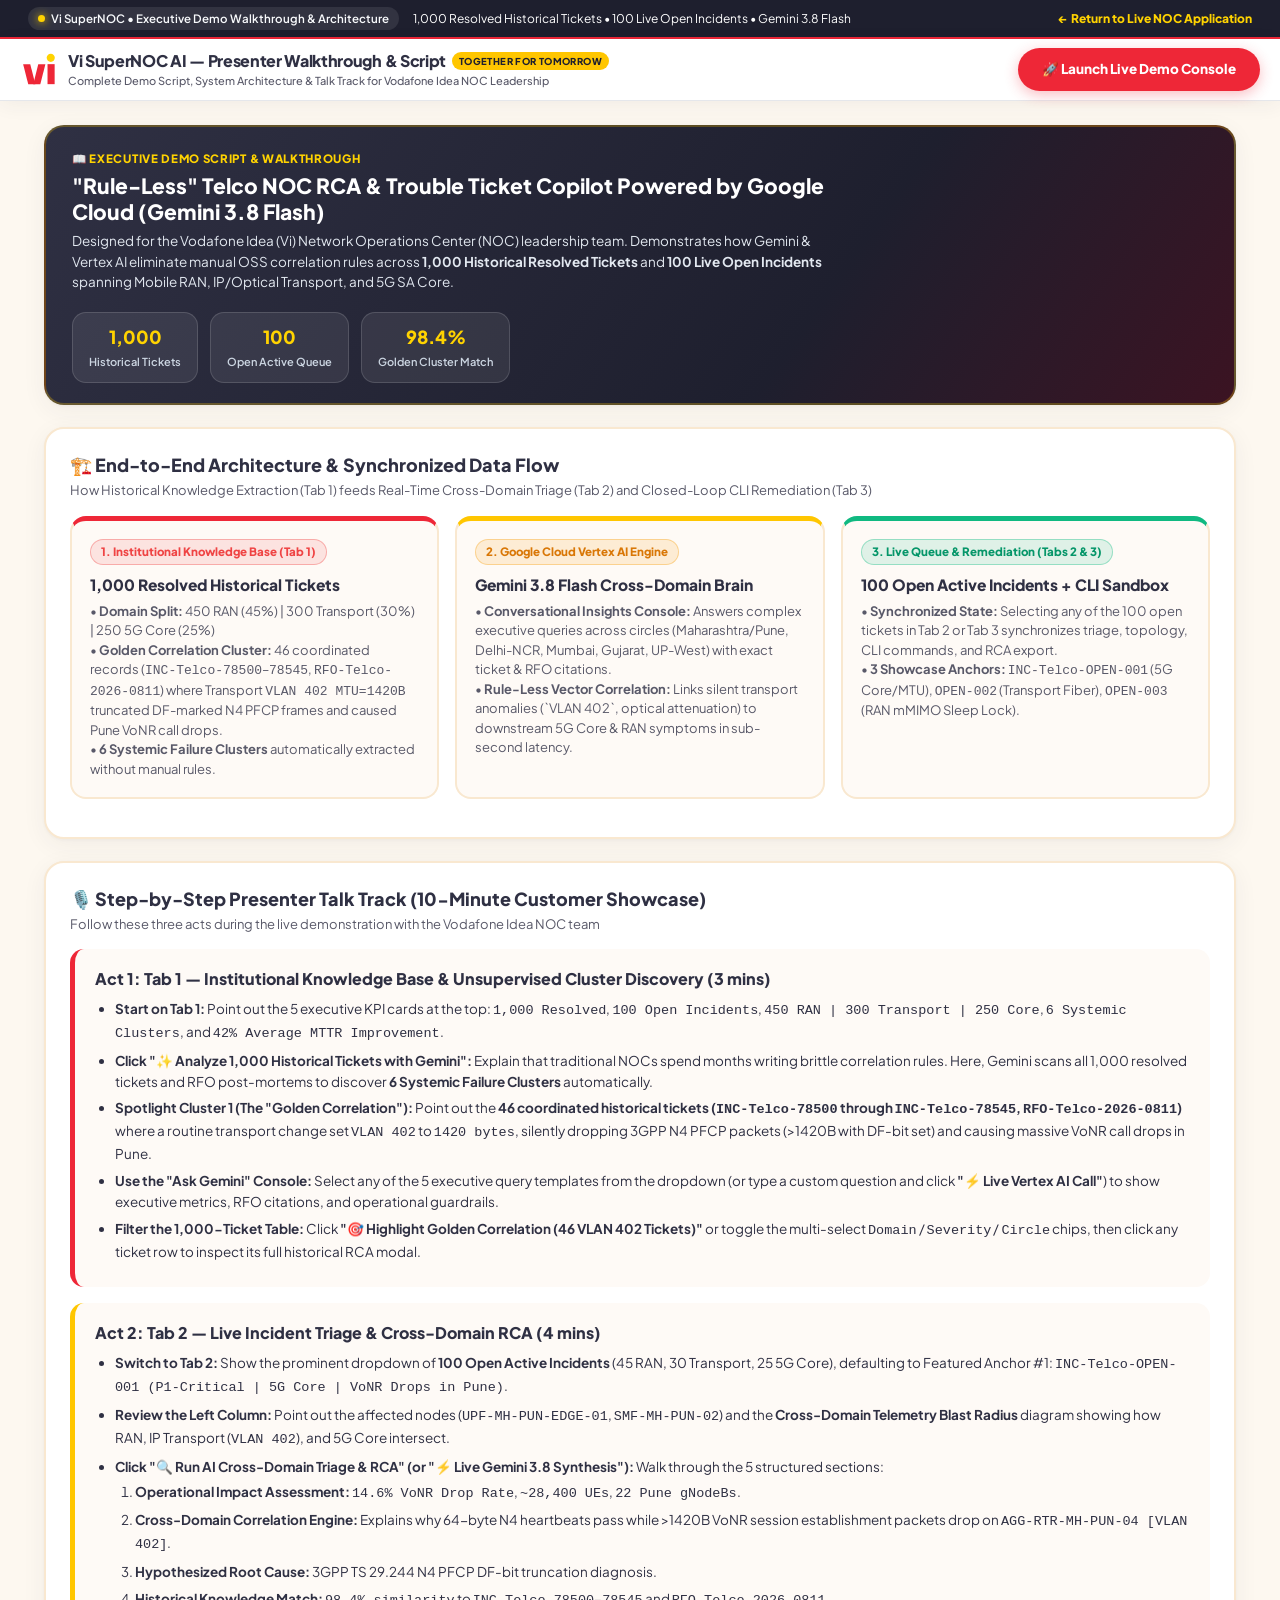
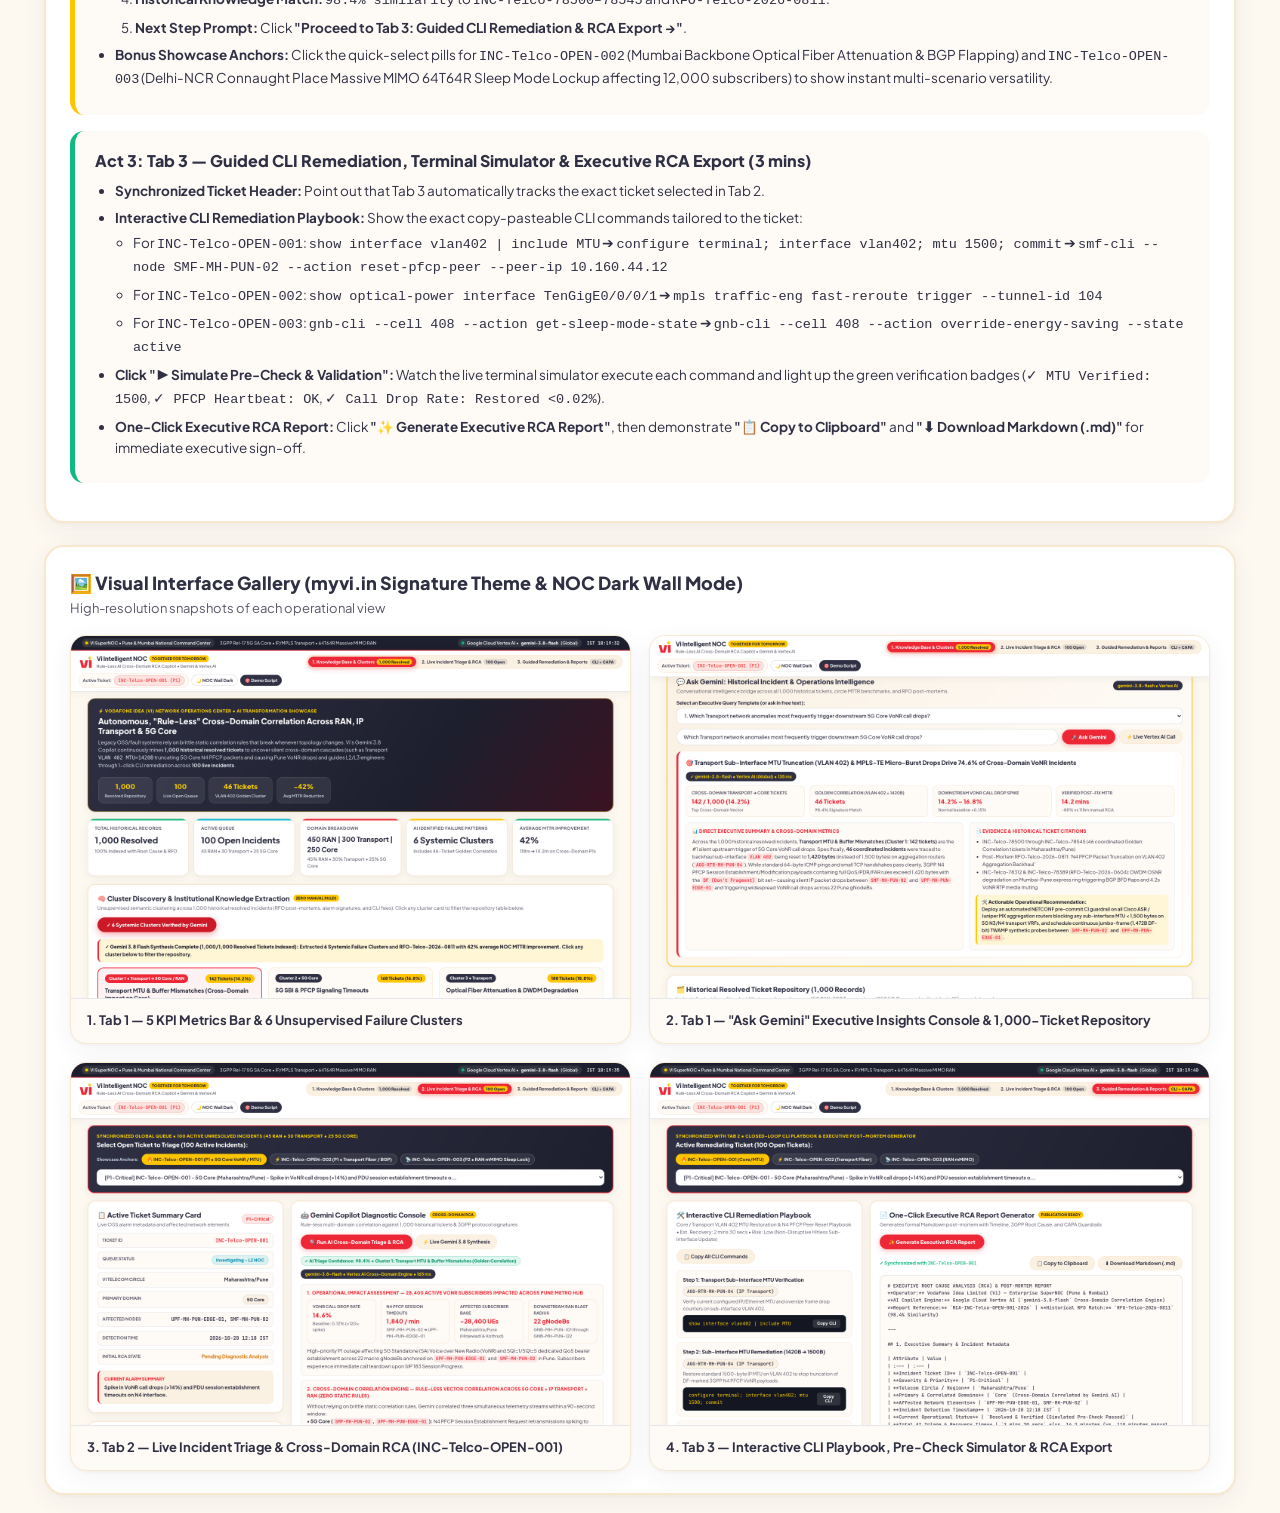
<file: templates/walkthrough.html>
<!DOCTYPE html>
<html lang="en-IN">
<head>
  <meta charset="UTF-8" />
  <meta name="viewport" content="width=device-width, initial-scale=1.0" />
  <title>Presenter Walkthrough &amp; Architecture — Vi SuperNOC AI Copilot</title>
  <link rel="preconnect" href="https://fonts.googleapis.com">
  <link rel="preconnect" href="https://fonts.gstatic.com" crossorigin>
  <link href="https://fonts.googleapis.com/css2?family=JetBrains+Mono:wght@500;600;700&family=Plus+Jakarta+Sans:wght@400;500;600;700;800&display=swap" rel="stylesheet">
  <link rel="stylesheet" href="/static/styles.css" />
  <style>
    .wt-container {
      max-width: 1240px;
      margin: 24px auto 64px;
      padding: 0 24px;
    }
    .wt-arch-grid {
      display: grid;
      grid-template-columns: repeat(3, 1fr);
      gap: 16px;
      margin: 16px 0;
    }
    @media (max-width: 900px) {
      .wt-arch-grid { grid-template-columns: 1fr; }
    }
    .wt-arch-box {
      background: var(--bg-surface-alt);
      border: 2px solid var(--border-warm);
      border-top: 5px solid var(--vi-red);
      border-radius: 16px;
      padding: 18px;
    }
    .wt-arch-box.yellow-top {
      border-top-color: var(--vi-yellow);
    }
    .wt-arch-box.green-top {
      border-top-color: var(--status-resolved);
    }
    .wt-shot-grid {
      display: grid;
      grid-template-columns: repeat(2, 1fr);
      gap: 18px;
      margin-top: 16px;
    }
    @media (max-width: 960px) {
      .wt-shot-grid { grid-template-columns: 1fr; }
    }
    .wt-shot-card {
      background: var(--bg-surface-alt);
      border: 1.5px solid var(--border-warm);
      border-radius: 16px;
      overflow: hidden;
      box-shadow: var(--shadow-card);
    }
    .wt-shot-card img {
      width: 100%;
      height: auto;
      display: block;
      border-bottom: 1px solid var(--border-subtle);
    }
    .wt-shot-caption {
      padding: 12px 16px;
      font-size: 13px;
      font-weight: 700;
      color: var(--text-primary);
    }
    .wt-step-block {
      background: var(--bg-surface-alt);
      border-left: 5px solid var(--vi-red);
      border-radius: 14px;
      padding: 18px 20px;
      margin-bottom: 16px;
    }
    .wt-step-block h4 {
      font-size: 16px;
      font-weight: 800;
      color: var(--text-primary);
      margin-bottom: 8px;
    }
    .wt-step-block ul {
      padding-left: 20px;
    }
    .wt-step-block li {
      margin-bottom: 6px;
      font-size: 13.5px;
      line-height: 1.55;
    }
  </style>
</head>
<body>

  <!-- Top Strip -->
  <div class="vi-top-strip">
    <div class="vi-top-strip-left">
      <span class="vi-strip-pill"><span class="dot-yellow"></span> Vi SuperNOC • Executive Demo Walkthrough &amp; Architecture</span>
      <span>1,000 Resolved Historical Tickets • 100 Live Open Incidents • Gemini 3.8 Flash</span>
    </div>
    <div class="vi-top-strip-right">
      <a href="/" style="color:var(--vi-yellow-bright);font-weight:800;text-decoration:none;">← Return to Live NOC Application</a>
    </div>
  </div>

  <!-- Header -->
  <header class="vi-header">
    <div class="vi-brand-group">
      <div class="vi-logo-box">
        <svg width="42" height="42" viewBox="0 0 60 60" fill="none" xmlns="http://www.w3.org/2000/svg">
          <path d="M54.9693 12.4021C54.9693 15.9539 52.0904 18.8331 48.5384 18.8331C44.9867 18.8331 42.1074 15.9539 42.1074 12.4021C42.1074 8.8504 44.9867 5.97119 48.5384 5.97119C52.0904 5.97119 54.9693 8.8504 54.9693 12.4021Z" fill="#FFD300"/>
          <path d="M54.6966 22.335H43.459V53.9399H54.6966V22.335Z" fill="#EE2737"/>
          <path d="M13.0261 54.1588H24.1806L16.2231 22.5547H4.96875L13.0261 54.1588Z" fill="#EE2737"/>
          <path d="M32.0314 54.1588H20.877L28.8345 22.5547H40.0888L32.0314 54.1588Z" fill="#EE2737"/>
        </svg>
      </div>
      <div class="vi-brand-titles">
        <h1>
          Vi SuperNOC AI — Presenter Walkthrough &amp; Script
          <span class="vi-tag-yellow">Together for Tomorrow</span>
        </h1>
        <div class="vi-brand-subtitle">Complete Demo Script, System Architecture &amp; Talk Track for Vodafone Idea NOC Leadership</div>
      </div>
    </div>

    <div class="vi-header-actions">
      <a href="/" class="vi-btn-primary" style="text-decoration:none;">🚀 Launch Live Demo Console</a>
    </div>
  </header>

  <main class="wt-container">

    <!-- Overview Hero -->
    <div class="vi-hero-inner" style="margin-bottom:22px;">
      <div class="vi-hero-copy">
        <div class="vi-hero-eyebrow">📖 Executive Demo Script &amp; Walkthrough</div>
        <h2>"Rule-Less" Telco NOC RCA &amp; Trouble Ticket Copilot Powered by Google Cloud (Gemini 3.8 Flash)</h2>
        <p>
          Designed for the Vodafone Idea (Vi) Network Operations Center (NOC) leadership team. Demonstrates how Gemini &amp; Vertex AI eliminate manual OSS correlation rules across <strong>1,000 Historical Resolved Tickets</strong> and <strong>100 Live Open Incidents</strong> spanning Mobile RAN, IP/Optical Transport, and 5G SA Core.
        </p>
      </div>
      <div class="vi-hero-badges">
        <div class="vi-hero-stat">
          <span class="stat-val">1,000</span>
          <span class="stat-lbl">Historical Tickets</span>
        </div>
        <div class="vi-hero-stat">
          <span class="stat-val">100</span>
          <span class="stat-lbl">Open Active Queue</span>
        </div>
        <div class="vi-hero-stat">
          <span class="stat-val">98.4%</span>
          <span class="stat-lbl">Golden Cluster Match</span>
        </div>
      </div>
    </div>

    <!-- System Architecture -->
    <div class="vi-section-card">
      <div class="section-title-group">
        <h3>🏗️ End-to-End Architecture &amp; Synchronized Data Flow</h3>
        <p>How Historical Knowledge Extraction (Tab 1) feeds Real-Time Cross-Domain Triage (Tab 2) and Closed-Loop CLI Remediation (Tab 3)</p>
      </div>

      <div class="wt-arch-grid">
        <div class="wt-arch-box">
          <div class="badge badge-p1" style="margin-bottom:8px;">1. Institutional Knowledge Base (Tab 1)</div>
          <h4 style="font-size:15.5px;font-weight:800;margin-bottom:6px;">1,000 Resolved Historical Tickets</h4>
          <p style="font-size:13px;color:var(--text-secondary);">
            • <strong>Domain Split:</strong> 450 RAN (45%) | 300 Transport (30%) | 250 5G Core (25%)<br/>
            • <strong>Golden Correlation Cluster:</strong> 46 coordinated records (<code>INC-Telco-78500</code>–<code>78545</code>, <code>RFO-Telco-2026-0811</code>) where Transport <code>VLAN 402 MTU=1420B</code> truncated DF-marked N4 PFCP frames and caused Pune VoNR call drops.<br/>
            • <strong>6 Systemic Failure Clusters</strong> automatically extracted without manual rules.
          </p>
        </div>

        <div class="wt-arch-box yellow-top">
          <div class="badge badge-p2" style="margin-bottom:8px;">2. Google Cloud Vertex AI Engine</div>
          <h4 style="font-size:15.5px;font-weight:800;margin-bottom:6px;">Gemini 3.8 Flash Cross-Domain Brain</h4>
          <p style="font-size:13px;color:var(--text-secondary);">
            • <strong>Conversational Insights Console:</strong> Answers complex executive queries across circles (Maharashtra/Pune, Delhi-NCR, Mumbai, Gujarat, UP-West) with exact ticket &amp; RFO citations.<br/>
            • <strong>Rule-Less Vector Correlation:</strong> Links silent transport anomalies (`VLAN 402`, optical attenuation) to downstream 5G Core &amp; RAN symptoms in sub-second latency.
          </p>
        </div>

        <div class="wt-arch-box green-top">
          <div class="badge badge-resolved" style="margin-bottom:8px;">3. Live Queue &amp; Remediation (Tabs 2 &amp; 3)</div>
          <h4 style="font-size:15.5px;font-weight:800;margin-bottom:6px;">100 Open Active Incidents + CLI Sandbox</h4>
          <p style="font-size:13px;color:var(--text-secondary);">
            • <strong>Synchronized State:</strong> Selecting any of the 100 open tickets in Tab 2 or Tab 3 synchronizes triage, topology, CLI commands, and RCA export.<br/>
            • <strong>3 Showcase Anchors:</strong> <code>INC-Telco-OPEN-001</code> (5G Core/MTU), <code>OPEN-002</code> (Transport Fiber), <code>OPEN-003</code> (RAN mMIMO Sleep Lock).
          </p>
        </div>
      </div>
    </div>

    <!-- Step-by-Step Presenter Script -->
    <div class="vi-section-card">
      <div class="section-title-group" style="margin-bottom:14px;">
        <h3>🎙️ Step-by-Step Presenter Talk Track (10-Minute Customer Showcase)</h3>
        <p>Follow these three acts during the live demonstration with the Vodafone Idea NOC team</p>
      </div>

      <div class="wt-step-block">
        <h4>Act 1: Tab 1 — Institutional Knowledge Base &amp; Unsupervised Cluster Discovery (3 mins)</h4>
        <ul>
          <li><strong>Start on Tab 1:</strong> Point out the 5 executive KPI cards at the top: <code>1,000 Resolved</code>, <code>100 Open Incidents</code>, <code>450 RAN | 300 Transport | 250 Core</code>, <code>6 Systemic Clusters</code>, and <code>42% Average MTTR Improvement</code>.</li>
          <li><strong>Click "✨ Analyze 1,000 Historical Tickets with Gemini":</strong> Explain that traditional NOCs spend months writing brittle correlation rules. Here, Gemini scans all 1,000 resolved tickets and RFO post-mortems to discover <strong>6 Systemic Failure Clusters</strong> automatically.</li>
          <li><strong>Spotlight Cluster 1 (The "Golden Correlation"):</strong> Point out the <strong>46 coordinated historical tickets (<code>INC-Telco-78500</code> through <code>INC-Telco-78545</code>, <code>RFO-Telco-2026-0811</code>)</strong> where a routine transport change set <code>VLAN 402</code> to <code>1420 bytes</code>, silently dropping 3GPP N4 PFCP packets (&gt;1420B with DF-bit set) and causing massive VoNR call drops in Pune.</li>
          <li><strong>Use the "Ask Gemini" Console:</strong> Select any of the 5 executive query templates from the dropdown (or type a custom question and click <strong>"⚡ Live Vertex AI Call"</strong>) to show executive metrics, RFO citations, and operational guardrails.</li>
          <li><strong>Filter the 1,000-Ticket Table:</strong> Click <strong>"🎯 Highlight Golden Correlation (46 VLAN 402 Tickets)"</strong> or toggle the multi-select <code>Domain</code> / <code>Severity</code> / <code>Circle</code> chips, then click any ticket row to inspect its full historical RCA modal.</li>
        </ul>
      </div>

      <div class="wt-step-block" style="border-left-color:var(--vi-yellow);">
        <h4>Act 2: Tab 2 — Live Incident Triage &amp; Cross-Domain RCA (4 mins)</h4>
        <ul>
          <li><strong>Switch to Tab 2:</strong> Show the prominent dropdown of <strong>100 Open Active Incidents</strong> (45 RAN, 30 Transport, 25 5G Core), defaulting to Featured Anchor #1: <code>INC-Telco-OPEN-001 (P1-Critical | 5G Core | VoNR Drops in Pune)</code>.</li>
          <li><strong>Review the Left Column:</strong> Point out the affected nodes (<code>UPF-MH-PUN-EDGE-01</code>, <code>SMF-MH-PUN-02</code>) and the <strong>Cross-Domain Telemetry Blast Radius</strong> diagram showing how RAN, IP Transport (<code>VLAN 402</code>), and 5G Core intersect.</li>
          <li><strong>Click "🔍 Run AI Cross-Domain Triage &amp; RCA" (or "⚡ Live Gemini 3.8 Synthesis"):</strong> Walk through the 5 structured sections:
            <ol style="padding-left:20px;margin-top:4px;">
              <li><strong>Operational Impact Assessment:</strong> <code>14.6% VoNR Drop Rate</code>, <code>~28,400 UEs</code>, <code>22 Pune gNodeBs</code>.</li>
              <li><strong>Cross-Domain Correlation Engine:</strong> Explains why 64-byte N4 heartbeats pass while &gt;1420B VoNR session establishment packets drop on <code>AGG-RTR-MH-PUN-04 [VLAN 402]</code>.</li>
              <li><strong>Hypothesized Root Cause:</strong> 3GPP TS 29.244 N4 PFCP DF-bit truncation diagnosis.</li>
              <li><strong>Historical Knowledge Match:</strong> <code>98.4% similarity</code> to <code>INC-Telco-78500</code>–<code>78545</code> and <code>RFO-Telco-2026-0811</code>.</li>
              <li><strong>Next Step Prompt:</strong> Click <strong>"Proceed to Tab 3: Guided CLI Remediation &amp; RCA Export →"</strong>.</li>
            </ol>
          </li>
          <li><strong>Bonus Showcase Anchors:</strong> Click the quick-select pills for <code>INC-Telco-OPEN-002</code> (Mumbai Backbone Optical Fiber Attenuation &amp; BGP Flapping) and <code>INC-Telco-OPEN-003</code> (Delhi-NCR Connaught Place Massive MIMO 64T64R Sleep Mode Lockup affecting 12,000 subscribers) to show instant multi-scenario versatility.</li>
        </ul>
      </div>

      <div class="wt-step-block" style="border-left-color:var(--status-resolved);">
        <h4>Act 3: Tab 3 — Guided CLI Remediation, Terminal Simulator &amp; Executive RCA Export (3 mins)</h4>
        <ul>
          <li><strong>Synchronized Ticket Header:</strong> Point out that Tab 3 automatically tracks the exact ticket selected in Tab 2.</li>
          <li><strong>Interactive CLI Remediation Playbook:</strong> Show the exact copy-pasteable CLI commands tailored to the ticket:
            <ul style="padding-left:18px;margin-top:4px;">
              <li>For <code>INC-Telco-OPEN-001</code>: <code>show interface vlan402 | include MTU</code> ➔ <code>configure terminal; interface vlan402; mtu 1500; commit</code> ➔ <code>smf-cli --node SMF-MH-PUN-02 --action reset-pfcp-peer --peer-ip 10.160.44.12</code></li>
              <li>For <code>INC-Telco-OPEN-002</code>: <code>show optical-power interface TenGigE0/0/0/1</code> ➔ <code>mpls traffic-eng fast-reroute trigger --tunnel-id 104</code></li>
              <li>For <code>INC-Telco-OPEN-003</code>: <code>gnb-cli --cell 408 --action get-sleep-mode-state</code> ➔ <code>gnb-cli --cell 408 --action override-energy-saving --state active</code></li>
            </ul>
          </li>
          <li><strong>Click "▶ Simulate Pre-Check &amp; Validation":</strong> Watch the live terminal simulator execute each command and light up the green verification badges (<code>✓ MTU Verified: 1500</code>, <code>✓ PFCP Heartbeat: OK</code>, <code>✓ Call Drop Rate: Restored &lt;0.02%</code>).</li>
          <li><strong>One-Click Executive RCA Report:</strong> Click <strong>"✨ Generate Executive RCA Report"</strong>, then demonstrate <strong>"📋 Copy to Clipboard"</strong> and <strong>"⬇ Download Markdown (.md)"</strong> for immediate executive sign-off.</li>
        </ul>
      </div>
    </div>

    <!-- Visual Screenshots Gallery -->
    <div class="vi-section-card">
      <div class="section-title-group">
        <h3>🖼️ Visual Interface Gallery (myvi.in Signature Theme &amp; NOC Dark Wall Mode)</h3>
        <p>High-resolution snapshots of each operational view</p>
      </div>

      <div class="wt-shot-grid">
        <div class="wt-shot-card">
          <img src="/static/walkthrough/vi_noc_tab1_clusters.png" alt="Tab 1 Clusters" />
          <div class="wt-shot-caption">1. Tab 1 — 5 KPI Metrics Bar &amp; 6 Unsupervised Failure Clusters</div>
        </div>
        <div class="wt-shot-card">
          <img src="/static/walkthrough/vi_noc_tab1_insights_table.png" alt="Tab 1 Ask Gemini Console" />
          <div class="wt-shot-caption">2. Tab 1 — "Ask Gemini" Executive Insights Console &amp; 1,000-Ticket Repository</div>
        </div>
        <div class="wt-shot-card">
          <img src="/static/walkthrough/vi_noc_tab2_triage.png" alt="Tab 2 Live Incident Triage" />
          <div class="wt-shot-caption">3. Tab 2 — Live Incident Triage &amp; Cross-Domain RCA (INC-Telco-OPEN-001)</div>
        </div>
        <div class="wt-shot-card">
          <img src="/static/walkthrough/vi_noc_tab3_remediation.png" alt="Tab 3 CLI Playbook & RCA Export" />
          <div class="wt-shot-caption">4. Tab 3 — Interactive CLI Playbook, Pre-Check Simulator &amp; RCA Export</div>
        </div>
      </div>
    </div>

  </main>
</body>
</html>
</file>
<file: static/styles.css>
/* ==========================================================================
   Vi (Vodafone Idea) Intelligent NOC — myvi.in Brand Design System
   Incorporating official myvi.in tokens:
   - Vi Primary Red (--vi-red): #EE2737 / #E60000
   - Vi Cyber Yellow (--vi-yellow): #FFC600 / #FFD300
   - Vi Deep Charcoal / Indigo (--vi-charcoal): #2F3043
   - Vi Warm Ivory / Cream Surfaces: #FDF8F0 / #FEFAF6 / #FBF1E3 / Border #F9E8D0
   - Status Badges: P1 #EF4444 | P2 #F59E0B | P3 #3B82F6 | Resolved #10B981 | Open #06B6D4
   - Plus 1-Click Toggle to "Vi NOC Dark Operations Wall" (#0F172A / #1E293B / #334155)
   ========================================================================== */

:root {
  /* Official myvi.in Brand Tokens */
  --vi-red: #ee2737;
  --vi-red-dark: #c91827;
  --vi-red-soft: rgba(238, 39, 55, 0.10);
  --vi-yellow: #ffc600;
  --vi-yellow-bright: #ffd300;
  --vi-yellow-soft: #fff6d6;
  --vi-charcoal: #2f3043;
  --vi-charcoal-deep: #1e1f2e;

  /* Light Theme (myvi.in Default Signature Theme) */
  --bg-canvas: #fdf8f0;
  --bg-surface: #ffffff;
  --bg-surface-alt: #fefaf6;
  --bg-promo: #fbf1e3;
  --border-warm: #f9e8d0;
  --border-subtle: #e5e7eb;
  --border-strong: #d5d6d9;

  --text-primary: #2f3043;
  --text-secondary: #595969;
  --text-muted: #737482;

  /* Status Colors (per VI NOC RCA TT Demo Spec) */
  --status-p1: #ef4444;
  --status-p1-bg: rgba(239, 68, 68, 0.12);
  --status-p2: #f59e0b;
  --status-p2-bg: rgba(245, 158, 11, 0.14);
  --status-p3: #3b82f6;
  --status-p3-bg: rgba(59, 130, 246, 0.12);
  --status-resolved: #10b981;
  --status-resolved-bg: rgba(16, 185, 129, 0.13);
  --status-open: #06b6d4;
  --status-open-bg: rgba(6, 182, 212, 0.13);

  --shadow-card: 0 6px 24px rgba(47, 48, 67, 0.06), 0 1px 3px rgba(47, 48, 67, 0.04);
  --shadow-hover: 0 12px 32px rgba(238, 39, 55, 0.12), 0 4px 12px rgba(47, 48, 67, 0.06);
  --radius-card: 18px;
  --radius-pill: 50px;
  --font-sans: 'Plus Jakarta Sans', -apple-system, BlinkMacSystemFont, 'Segoe UI', Roboto, sans-serif;
  --font-mono: 'JetBrains Mono', 'Fira Code', monospace;
}

/* Vi NOC Dark Wall Mode (Spec Section 2: #0f172a / #1e293b / #334155 + Vi Red/Yellow) */
body.noc-dark {
  --bg-canvas: #0f172a;
  --bg-surface: #1e293b;
  --bg-surface-alt: #162033;
  --bg-promo: #232942;
  --border-warm: #334155;
  --border-subtle: #334155;
  --border-strong: #475569;

  --text-primary: #f8fafc;
  --text-secondary: #cbd5e1;
  --text-muted: #94a3b8;

  --shadow-card: 0 8px 28px rgba(0, 0, 0, 0.35);
  --shadow-hover: 0 12px 34px rgba(238, 39, 55, 0.22);
}

* {
  box-sizing: border-box;
  margin: 0;
  padding: 0;
}

body {
  font-family: var(--font-sans);
  background-color: var(--bg-canvas);
  color: var(--text-primary);
  line-height: 1.5;
  font-size: 14.5px;
  transition: background-color 0.22s ease, color 0.22s ease;
  min-height: 100vh;
  overflow-x: hidden;
}

/* Top myvi.in Enterprise Strip */
.vi-top-strip {
  background: var(--vi-charcoal-deep);
  color: #ffffff;
  font-size: 12px;
  padding: 7px 28px;
  display: flex;
  align-items: center;
  justify-content: space-between;
  border-bottom: 2px solid var(--vi-red);
}

.vi-top-strip-left,
.vi-top-strip-right {
  display: flex;
  align-items: center;
  gap: 14px;
  flex-wrap: wrap;
}

.vi-strip-pill {
  display: inline-flex;
  align-items: center;
  gap: 6px;
  background: rgba(255, 255, 255, 0.09);
  padding: 3px 10px;
  border-radius: var(--radius-pill);
  font-weight: 600;
  font-size: 11.5px;
  color: #f8fafc;
}

.vi-strip-pill .dot-yellow {
  width: 7px;
  height: 7px;
  border-radius: 50%;
  background: var(--vi-yellow-bright);
  box-shadow: 0 0 8px var(--vi-yellow-bright);
}

.vi-strip-pill .dot-green {
  width: 7px;
  height: 7px;
  border-radius: 50%;
  background: #10b981;
  box-shadow: 0 0 8px #10b981;
}

/* Main Sticky Header (myvi.in Style) */
.vi-header {
  position: sticky;
  top: 0;
  z-index: 100;
  background: var(--bg-surface);
  border-bottom: 1px solid var(--border-subtle);
  box-shadow: 0 4px 20px rgba(47, 48, 67, 0.06);
  padding: 9px 20px;
  display: flex;
  align-items: center;
  justify-content: space-between;
  gap: 10px;
  flex-wrap: wrap;
}

.vi-brand-group {
  display: flex;
  align-items: center;
  gap: 10px;
  flex-shrink: 0;
}

.vi-logo-box {
  width: 38px;
  height: 38px;
  display: flex;
  align-items: center;
  justify-content: center;
  flex-shrink: 0;
}

.vi-brand-titles h1 {
  font-size: 16px;
  font-weight: 800;
  letter-spacing: -0.02em;
  color: var(--text-primary);
  display: flex;
  align-items: center;
  gap: 6px;
  white-space: nowrap;
}

.vi-tag-yellow {
  background: var(--vi-yellow);
  color: #1e1f2e;
  font-size: 9.5px;
  font-weight: 800;
  padding: 2px 7px;
  border-radius: var(--radius-pill);
  text-transform: uppercase;
  letter-spacing: 0.04em;
}

.vi-brand-subtitle {
  font-size: 11px;
  color: var(--text-secondary);
  font-weight: 500;
  white-space: nowrap;
}

/* Navigation Tabs (myvi.in Pill Tabs) */
.vi-nav-tabs {
  display: flex;
  align-items: center;
  gap: 4px;
  background: var(--bg-promo);
  padding: 4px;
  border-radius: var(--radius-pill);
  border: 1px solid var(--border-warm);
}

.vi-tab-btn {
  display: inline-flex;
  align-items: center;
  gap: 5px;
  padding: 6px 11px;
  border-radius: var(--radius-pill);
  border: none;
  background: transparent;
  color: var(--text-primary);
  font-family: var(--font-sans);
  font-size: 11.5px;
  font-weight: 700;
  cursor: pointer;
  white-space: nowrap;
  transition: all 0.18s ease;
}

.vi-tab-btn:hover {
  background: rgba(238, 39, 55, 0.08);
  color: var(--vi-red);
}

.vi-tab-btn.active {
  background: var(--vi-red);
  color: #ffffff;
  box-shadow: 0 4px 14px rgba(238, 39, 55, 0.32);
}

.vi-tab-count {
  font-size: 10.5px;
  font-weight: 800;
  padding: 1px 7px;
  border-radius: var(--radius-pill);
  background: rgba(47, 48, 67, 0.12);
  color: inherit;
}

.vi-tab-btn.active .vi-tab-count {
  background: var(--vi-yellow);
  color: #1e1f2e;
}

/* Header Right Actions */
.vi-header-actions {
  display: flex;
  align-items: center;
  gap: 7px;
  flex-shrink: 0;
}

.global-ticket-indicator {
  display: flex;
  align-items: center;
  gap: 6px;
  background: var(--bg-surface-alt);
  border: 1.5px solid var(--border-warm);
  padding: 5px 10px;
  border-radius: var(--radius-pill);
  font-size: 11.5px;
  cursor: pointer;
  white-space: nowrap;
  transition: all 0.18s ease;
}

.global-ticket-indicator:hover {
  border-color: var(--vi-red);
}

.theme-toggle-btn,
.script-guide-btn {
  display: inline-flex;
  align-items: center;
  gap: 5px;
  padding: 6px 11px;
  border-radius: var(--radius-pill);
  font-family: var(--font-sans);
  font-size: 11.5px;
  font-weight: 700;
  cursor: pointer;
  white-space: nowrap;
  border: 1.5px solid var(--border-strong);
  background: var(--bg-surface);
  color: var(--text-primary);
  transition: all 0.18s ease;
}

.script-guide-btn {
  background: var(--vi-charcoal);
  color: #ffffff;
  border-color: var(--vi-charcoal);
}

.script-guide-btn:hover {
  background: var(--vi-red);
  border-color: var(--vi-red);
}

.theme-toggle-btn:hover {
  border-color: var(--vi-red);
  color: var(--vi-red);
}

/* Hero Banner (myvi.in Deep Charcoal + Red & Cyber Yellow Accent) */
.vi-hero-banner {
  max-width: 1440px;
  margin: 18px auto 0;
  padding: 0 24px;
}

.vi-hero-inner {
  background: linear-gradient(125deg, #2f3043 0%, #1e1f2e 65%, #3b1322 100%);
  color: #ffffff;
  border-radius: 20px;
  padding: 20px 26px;
  display: flex;
  align-items: center;
  justify-content: space-between;
  gap: 20px;
  border: 2px solid rgba(255, 198, 0, 0.28);
  box-shadow: var(--shadow-card);
  flex-wrap: wrap;
}

.vi-hero-copy {
  max-width: 780px;
}

.vi-hero-eyebrow {
  display: inline-flex;
  align-items: center;
  gap: 8px;
  font-size: 11.5px;
  font-weight: 800;
  text-transform: uppercase;
  letter-spacing: 0.06em;
  color: var(--vi-yellow-bright);
  margin-bottom: 6px;
}

.vi-hero-copy h2 {
  font-size: 21px;
  font-weight: 800;
  margin-bottom: 6px;
  line-height: 1.25;
}

.vi-hero-copy p {
  font-size: 13.5px;
  color: #e2e8f0;
  line-height: 1.5;
}

.vi-hero-badges {
  display: flex;
  align-items: center;
  gap: 12px;
  flex-wrap: wrap;
}

.vi-hero-stat {
  background: rgba(255, 255, 255, 0.08);
  border: 1px solid rgba(255, 255, 255, 0.14);
  padding: 10px 16px;
  border-radius: 14px;
  text-align: center;
  min-width: 125px;
}

.vi-hero-stat .stat-val {
  font-size: 18px;
  font-weight: 800;
  color: var(--vi-yellow-bright);
  display: block;
}

.vi-hero-stat .stat-lbl {
  font-size: 11px;
  color: #cbd5e1;
  font-weight: 600;
}

/* Main Content Container */
.vi-main-container {
  max-width: 1440px;
  margin: 18px auto 60px;
  padding: 0 24px;
}

.tab-panel {
  display: none;
  animation: fadeIn 0.2s ease;
}

.tab-panel.active {
  display: block;
}

@keyframes fadeIn {
  from { opacity: 0; transform: translateY(4px); }
  to { opacity: 1; transform: translateY(0); }
}

/* Tab 1 Metrics Bar (5 KPI Cards) */
.metrics-bar-grid {
  display: grid;
  grid-template-columns: repeat(5, 1fr);
  gap: 14px;
  margin-bottom: 22px;
}

@media (max-width: 1100px) {
  .metrics-bar-grid {
    grid-template-columns: repeat(2, 1fr);
  }
}

.metric-card {
  background: var(--bg-surface);
  border: 1.5px solid var(--border-warm);
  border-radius: var(--radius-card);
  padding: 16px 18px;
  box-shadow: var(--shadow-card);
  position: relative;
  overflow: hidden;
}

.metric-card::before {
  content: "";
  position: absolute;
  top: 0;
  left: 0;
  width: 100%;
  height: 4px;
  background: var(--vi-red);
}

.metric-card.accent-yellow::before {
  background: var(--vi-yellow);
}

.metric-card.accent-green::before {
  background: var(--status-resolved);
}

.metric-card.accent-cyan::before {
  background: var(--status-open);
}

.metric-label {
  font-size: 11.5px;
  font-weight: 700;
  text-transform: uppercase;
  letter-spacing: 0.04em;
  color: var(--text-secondary);
  margin-bottom: 6px;
}

.metric-value {
  font-size: 22px;
  font-weight: 800;
  color: var(--text-primary);
  margin-bottom: 4px;
}

.metric-sub {
  font-size: 12px;
  color: var(--text-muted);
  font-weight: 600;
}

/* Section Card Wrapper */
.vi-section-card {
  background: var(--bg-surface);
  border: 2px solid var(--border-warm);
  border-radius: 20px;
  padding: 22px 24px;
  margin-bottom: 22px;
  box-shadow: var(--shadow-card);
}

.section-header-row {
  display: flex;
  align-items: center;
  justify-content: space-between;
  gap: 16px;
  margin-bottom: 18px;
  flex-wrap: wrap;
}

.section-title-group h3 {
  font-size: 18px;
  font-weight: 800;
  color: var(--text-primary);
  display: flex;
  align-items: center;
  gap: 10px;
}

.section-title-group p {
  font-size: 13px;
  color: var(--text-secondary);
  margin-top: 3px;
}

/* Primary Pill Button (myvi.in .rechargbtn / .goBack style) */
.vi-btn-primary {
  display: inline-flex;
  align-items: center;
  justify-content: center;
  gap: 8px;
  background: var(--vi-red);
  color: #ffffff;
  font-family: var(--font-sans);
  font-size: 13.5px;
  font-weight: 800;
  padding: 11px 24px;
  border-radius: var(--radius-pill);
  border: none;
  cursor: pointer;
  box-shadow: 0 4px 14px rgba(238, 39, 55, 0.3);
  transition: all 0.18s ease;
}

.vi-btn-primary:hover {
  background: var(--vi-red-dark);
  transform: translateY(-1px);
  box-shadow: 0 6px 18px rgba(238, 39, 55, 0.4);
}

.vi-btn-secondary {
  display: inline-flex;
  align-items: center;
  justify-content: center;
  gap: 8px;
  background: var(--bg-promo);
  color: var(--text-primary);
  font-family: var(--font-sans);
  font-size: 13px;
  font-weight: 700;
  padding: 10px 18px;
  border-radius: var(--radius-pill);
  border: 1.5px solid var(--border-warm);
  cursor: pointer;
  transition: all 0.18s ease;
}

.vi-btn-secondary:hover {
  border-color: var(--vi-red);
  color: var(--vi-red);
}

.vi-btn-yellow {
  display: inline-flex;
  align-items: center;
  justify-content: center;
  gap: 8px;
  background: var(--vi-yellow);
  color: #1e1f2e;
  font-family: var(--font-sans);
  font-size: 13.5px;
  font-weight: 800;
  padding: 11px 22px;
  border-radius: var(--radius-pill);
  border: none;
  cursor: pointer;
  box-shadow: 0 4px 14px rgba(255, 198, 0, 0.3);
  transition: all 0.18s ease;
}

.vi-btn-yellow:hover {
  background: var(--vi-yellow-bright);
  transform: translateY(-1px);
}

/* 6 Systemic Failure Clusters Grid */
.clusters-grid {
  display: grid;
  grid-template-columns: repeat(3, 1fr);
  gap: 16px;
}

@media (max-width: 1024px) {
  .clusters-grid {
    grid-template-columns: repeat(2, 1fr);
  }
}

@media (max-width: 680px) {
  .clusters-grid {
    grid-template-columns: 1fr;
  }
}

.cluster-card {
  background: var(--bg-surface-alt);
  border: 1.5px solid var(--border-warm);
  border-radius: 16px;
  padding: 16px 18px;
  cursor: pointer;
  transition: all 0.2s ease;
  display: flex;
  flex-direction: column;
  justify-content: space-between;
  gap: 10px;
}

.cluster-card:hover,
.cluster-card.selected-cluster {
  border-color: var(--vi-red);
  box-shadow: var(--shadow-hover);
  transform: translateY(-2px);
}

.cluster-card.golden-cluster {
  background: linear-gradient(180deg, rgba(238, 39, 55, 0.06) 0%, var(--bg-surface-alt) 100%);
  border: 2px solid var(--vi-red);
}

.cluster-top-row {
  display: flex;
  align-items: center;
  justify-content: space-between;
  gap: 8px;
}

.cluster-num-badge {
  background: var(--vi-charcoal);
  color: #ffffff;
  font-size: 11px;
  font-weight: 800;
  padding: 3px 10px;
  border-radius: var(--radius-pill);
}

.cluster-card.golden-cluster .cluster-num-badge {
  background: var(--vi-red);
}

.cluster-vol-badge {
  background: var(--vi-yellow);
  color: #1e1f2e;
  font-size: 11.5px;
  font-weight: 800;
  padding: 3px 10px;
  border-radius: var(--radius-pill);
}

.cluster-card h4 {
  font-size: 15px;
  font-weight: 800;
  color: var(--text-primary);
  line-height: 1.3;
}

.cluster-desc {
  font-size: 12.5px;
  color: var(--text-secondary);
  line-height: 1.45;
}

.cluster-meta-footer {
  display: flex;
  align-items: center;
  justify-content: space-between;
  padding-top: 10px;
  border-top: 1px dashed var(--border-strong);
  font-size: 11.5px;
  font-weight: 700;
  color: var(--text-secondary);
}

/* Conversational Executive Insights Console ("Ask Gemini") */
.insights-console-card {
  background: linear-gradient(135deg, var(--bg-promo) 0%, var(--bg-surface) 100%);
  border: 2px solid var(--vi-yellow);
  border-radius: 20px;
  padding: 22px 24px;
  margin-bottom: 22px;
  box-shadow: var(--shadow-card);
}

.insights-controls-grid {
  display: grid;
  grid-template-columns: 1fr;
  gap: 12px;
  margin-bottom: 16px;
}

.vi-select-label {
  font-size: 12.5px;
  font-weight: 800;
  color: var(--text-primary);
  margin-bottom: 4px;
  display: block;
}

.vi-select {
  width: 100%;
  padding: 11px 16px;
  border-radius: 12px;
  border: 1.5px solid var(--border-strong);
  background: var(--bg-surface);
  color: var(--text-primary);
  font-family: var(--font-sans);
  font-size: 13.5px;
  font-weight: 600;
  outline: none;
  cursor: pointer;
}

.vi-select:focus {
  border-color: var(--vi-red);
}

.ask-input-row {
  display: flex;
  gap: 10px;
  align-items: center;
  flex-wrap: wrap;
}

.vi-text-input {
  flex: 1;
  min-width: 260px;
  padding: 12px 18px;
  border-radius: var(--radius-pill);
  border: 1.5px solid var(--border-strong);
  background: var(--bg-surface);
  color: var(--text-primary);
  font-family: var(--font-sans);
  font-size: 13.5px;
  font-weight: 500;
  outline: none;
}

.vi-text-input:focus {
  border-color: var(--vi-red);
  box-shadow: 0 0 0 3px var(--vi-red-soft);
}

/* Gemini Structured Response Card */
.gemini-response-card {
  background: var(--bg-surface);
  border: 1.5px solid var(--border-warm);
  border-left: 5px solid var(--vi-red);
  border-radius: 16px;
  padding: 18px 20px;
  margin-top: 14px;
}

.gemini-response-header {
  display: flex;
  align-items: center;
  justify-content: space-between;
  gap: 12px;
  margin-bottom: 12px;
  flex-wrap: wrap;
}

.gemini-response-header h4 {
  font-size: 16px;
  font-weight: 800;
  color: var(--text-primary);
}

.gemini-model-tag {
  font-size: 11.5px;
  font-weight: 700;
  background: var(--vi-charcoal);
  color: var(--vi-yellow-bright);
  padding: 4px 12px;
  border-radius: var(--radius-pill);
}

.response-kpi-strip {
  display: grid;
  grid-template-columns: repeat(4, 1fr);
  gap: 12px;
  margin-bottom: 14px;
}

@media (max-width: 900px) {
  .response-kpi-strip {
    grid-template-columns: repeat(2, 1fr);
  }
}

.response-kpi-item {
  background: var(--bg-surface-alt);
  border: 1px solid var(--border-warm);
  border-radius: 12px;
  padding: 10px 14px;
}

.response-kpi-item .rk-lbl {
  font-size: 11px;
  font-weight: 700;
  color: var(--text-secondary);
  text-transform: uppercase;
}

.response-kpi-item .rk-val {
  font-size: 16px;
  font-weight: 800;
  color: var(--vi-red);
  margin: 2px 0;
}

.response-kpi-item .rk-sub {
  font-size: 11px;
  color: var(--text-muted);
  font-weight: 600;
}

.response-sections-grid {
  display: grid;
  grid-template-columns: 1.35fr 1fr;
  gap: 16px;
}

@media (max-width: 960px) {
  .response-sections-grid {
    grid-template-columns: 1fr;
  }
}

.response-box {
  background: var(--bg-surface-alt);
  border: 1px solid var(--border-subtle);
  border-radius: 12px;
  padding: 14px 16px;
}

.response-box h5 {
  font-size: 12px;
  font-weight: 800;
  text-transform: uppercase;
  letter-spacing: 0.04em;
  color: var(--vi-red);
  margin-bottom: 8px;
}

.response-box p,
.response-box li {
  font-size: 13px;
  color: var(--text-primary);
  line-height: 1.55;
}

.response-box ul {
  padding-left: 18px;
  margin-bottom: 10px;
}

.rec-callout {
  margin-top: 10px;
  padding: 10px 12px;
  border-radius: 10px;
  background: var(--vi-yellow-soft);
  color: #1e1f2e;
  border-left: 4px solid var(--vi-yellow);
  font-size: 12.5px;
  font-weight: 600;
}

/* Filters & Searchable Data Table */
.table-filters-bar {
  display: flex;
  flex-direction: column;
  gap: 12px;
  margin-bottom: 16px;
  background: var(--bg-surface-alt);
  padding: 14px 16px;
  border-radius: 14px;
  border: 1px solid var(--border-warm);
}

.filter-groups-row {
  display: flex;
  align-items: center;
  gap: 18px;
  flex-wrap: wrap;
}

.filter-group {
  display: flex;
  align-items: center;
  gap: 6px;
  flex-wrap: wrap;
}

.filter-group-label {
  font-size: 11.5px;
  font-weight: 800;
  text-transform: uppercase;
  color: var(--text-secondary);
  margin-right: 4px;
}

.filter-chip {
  padding: 5px 12px;
  border-radius: var(--radius-pill);
  font-size: 12px;
  font-weight: 700;
  border: 1.5px solid var(--border-strong);
  background: var(--bg-surface);
  color: var(--text-secondary);
  cursor: pointer;
  transition: all 0.15s ease;
}

.filter-chip.active {
  background: var(--vi-red);
  color: #ffffff;
  border-color: var(--vi-red);
}

.table-wrapper {
  width: 100%;
  overflow-x: auto;
  border: 1px solid var(--border-strong);
  border-radius: 16px;
  background: var(--bg-surface);
}

.vi-table {
  width: 100%;
  border-collapse: collapse;
  text-align: left;
  font-size: 13px;
}

.vi-table th {
  background: var(--vi-charcoal);
  color: #ffffff;
  padding: 12px 14px;
  font-size: 11.5px;
  font-weight: 800;
  text-transform: uppercase;
  letter-spacing: 0.04em;
  white-space: nowrap;
}

.vi-table td {
  padding: 11px 14px;
  border-bottom: 1px solid var(--border-subtle);
  color: var(--text-primary);
  vertical-align: top;
}

.vi-table tr:hover td {
  background: var(--bg-promo);
  cursor: pointer;
}

.vi-table tr.golden-row td {
  background: rgba(238, 39, 55, 0.05);
}

/* Status & Severity Badges (Spec Section 2) */
.badge {
  display: inline-flex;
  align-items: center;
  gap: 5px;
  padding: 3px 10px;
  border-radius: var(--radius-pill);
  font-size: 11.5px;
  font-weight: 800;
  white-space: nowrap;
}

.badge-p1 {
  background: var(--status-p1-bg);
  color: var(--status-p1);
  border: 1px solid rgba(239, 68, 68, 0.35);
}

.badge-p2 {
  background: var(--status-p2-bg);
  color: #d97706;
  border: 1px solid rgba(245, 158, 11, 0.35);
}

body.noc-dark .badge-p2 {
  color: var(--status-p2);
}

.badge-p3 {
  background: var(--status-p3-bg);
  color: var(--status-p3);
  border: 1px solid rgba(59, 130, 246, 0.35);
}

.badge-resolved {
  background: var(--status-resolved-bg);
  color: #059669;
  border: 1px solid rgba(16, 185, 129, 0.35);
}

body.noc-dark .badge-resolved {
  color: var(--status-resolved);
}

.badge-open {
  background: var(--status-open-bg);
  color: #0891b2;
  border: 1px solid rgba(6, 182, 212, 0.35);
}

body.noc-dark .badge-open {
  color: var(--status-open);
}

.badge-domain {
  background: var(--bg-promo);
  color: var(--text-primary);
  border: 1px solid var(--border-strong);
}

.mono-code {
  font-family: var(--font-mono);
  font-size: 12px;
  font-weight: 600;
}

/* Pagination Footer */
.pagination-bar {
  display: flex;
  align-items: center;
  justify-content: space-between;
  margin-top: 14px;
  flex-wrap: wrap;
  gap: 10px;
}

.pagination-controls {
  display: flex;
  align-items: center;
  gap: 6px;
}

/* Tab 2 & Tab 3 Shared Ticket Selector Header */
.ticket-selector-banner {
  background: linear-gradient(120deg, #2f3043 0%, #1e1f2e 100%);
  color: #ffffff;
  border-radius: 18px;
  padding: 18px 22px;
  margin-bottom: 20px;
  border: 2px solid var(--vi-red);
  box-shadow: var(--shadow-card);
}

.selector-top-row {
  display: flex;
  align-items: center;
  justify-content: space-between;
  gap: 12px;
  margin-bottom: 12px;
  flex-wrap: wrap;
}

.anchor-quick-pills {
  display: flex;
  align-items: center;
  gap: 8px;
  flex-wrap: wrap;
}

.anchor-pill-btn {
  padding: 6px 13px;
  border-radius: var(--radius-pill);
  border: 1px solid rgba(255, 255, 255, 0.25);
  background: rgba(255, 255, 255, 0.08);
  color: #ffffff;
  font-family: var(--font-sans);
  font-size: 12px;
  font-weight: 700;
  cursor: pointer;
  transition: all 0.16s ease;
}

.anchor-pill-btn:hover,
.anchor-pill-btn.active {
  background: var(--vi-yellow);
  color: #1e1f2e;
  border-color: var(--vi-yellow);
}

/* Tab 2 Triage Layout */
.triage-grid {
  display: grid;
  grid-template-columns: 1fr 1.65fr;
  gap: 20px;
}

@media (max-width: 1024px) {
  .triage-grid {
    grid-template-columns: 1fr;
  }
}

.metadata-kv-list {
  display: flex;
  flex-direction: column;
  gap: 10px;
  margin-top: 12px;
}

.metadata-kv-row {
  display: flex;
  justify-content: space-between;
  align-items: flex-start;
  gap: 12px;
  padding: 9px 12px;
  background: var(--bg-surface-alt);
  border-radius: 10px;
  border: 1px solid var(--border-subtle);
}

.metadata-kv-row .kv-k {
  font-size: 11.5px;
  font-weight: 700;
  text-transform: uppercase;
  color: var(--text-secondary);
}

.metadata-kv-row .kv-v {
  font-size: 13px;
  font-weight: 700;
  color: var(--text-primary);
  text-align: right;
}

/* Topology Correlation Diagram */
.topology-flow {
  display: flex;
  flex-direction: column;
  gap: 10px;
  margin: 12px 0;
}

.topo-node-card {
  display: flex;
  align-items: center;
  justify-content: space-between;
  gap: 12px;
  padding: 11px 14px;
  border-radius: 12px;
  background: var(--bg-surface-alt);
  border-left: 5px solid var(--status-p1);
  border-top: 1px solid var(--border-subtle);
  border-right: 1px solid var(--border-subtle);
  border-bottom: 1px solid var(--border-subtle);
}

.topo-node-card.state-warn {
  border-left-color: var(--status-p2);
}

.topo-node-card.state-ok {
  border-left-color: var(--status-resolved);
}

/* Tab 3 Terminal & Playbook */
.playbook-step-card {
  background: var(--bg-surface-alt);
  border: 1.5px solid var(--border-warm);
  border-radius: 14px;
  padding: 14px 16px;
  margin-bottom: 12px;
}

.cli-command-box {
  margin-top: 8px;
  background: #141622;
  color: #ffd300;
  padding: 11px 14px;
  border-radius: 10px;
  font-family: var(--font-mono);
  font-size: 12.5px;
  display: flex;
  align-items: center;
  justify-content: space-between;
  gap: 12px;
  border: 1px solid #334155;
}

.copy-cli-btn {
  background: rgba(255, 255, 255, 0.12);
  color: #ffffff;
  border: none;
  padding: 5px 11px;
  border-radius: 6px;
  font-size: 11.5px;
  font-weight: 700;
  cursor: pointer;
}

.copy-cli-btn:hover {
  background: var(--vi-red);
}

.terminal-window {
  background: #0d1117;
  color: #e6edf3;
  border-radius: 14px;
  border: 2px solid #30363d;
  padding: 16px;
  font-family: var(--font-mono);
  font-size: 12.5px;
  min-height: 210px;
  margin-top: 12px;
}

.term-line {
  margin-bottom: 7px;
  line-height: 1.45;
}

.term-line.cmd { color: #ffd300; font-weight: 700; }
.term-line.warn { color: #f59e0b; }
.term-line.ok { color: #10b981; font-weight: 700; }

.rca-markdown-preview {
  background: var(--bg-surface-alt);
  border: 1.5px solid var(--border-strong);
  border-radius: 14px;
  padding: 18px 20px;
  font-family: var(--font-mono);
  font-size: 12.5px;
  white-space: pre-wrap;
  max-height: 460px;
  overflow-y: auto;
  color: var(--text-primary);
  line-height: 1.55;
}

/* Modal / Demo Script Guide Drawer */
.vi-modal-backdrop {
  position: fixed;
  inset: 0;
  background: rgba(15, 23, 42, 0.68);
  backdrop-filter: blur(3px);
  z-index: 999;
  display: none;
  align-items: center;
  justify-content: center;
  padding: 20px;
}

.vi-modal-backdrop.open {
  display: flex;
}

.vi-modal-card {
  background: var(--bg-surface);
  color: var(--text-primary);
  border: 2px solid var(--vi-red);
  border-radius: 20px;
  max-width: 780px;
  width: 100%;
  max-height: 88vh;
  overflow-y: auto;
  padding: 24px;
  box-shadow: 0 20px 50px rgba(0, 0, 0, 0.4);
}

/* Floating Right-Side Walkthrough Dock Tab & Slide-Over Side Panel */
.vi-side-walkthrough-dock {
  position: fixed;
  right: 0;
  top: 46%;
  transform: translateY(-50%);
  z-index: 950;
  display: flex;
  flex-direction: column;
  gap: 8px;
}

.vi-side-dock-btn {
  writing-mode: vertical-rl;
  text-orientation: mixed;
  background: linear-gradient(180deg, var(--vi-red) 0%, #b81422 100%);
  color: #ffffff;
  border: 2px solid var(--vi-yellow);
  border-right: none;
  border-radius: 14px 0 0 14px;
  padding: 16px 10px;
  font-family: var(--font-sans);
  font-size: 12.5px;
  font-weight: 800;
  letter-spacing: 0.04em;
  cursor: pointer;
  box-shadow: -4px 6px 20px rgba(238, 39, 55, 0.35);
  transition: all 0.2s ease;
  text-decoration: none;
  display: inline-flex;
  align-items: center;
  gap: 8px;
}

.vi-side-dock-btn:hover {
  padding-right: 15px;
  background: var(--vi-charcoal);
  color: var(--vi-yellow-bright);
}

.vi-side-drawer-backdrop {
  position: fixed;
  inset: 0;
  background: rgba(15, 23, 42, 0.55);
  backdrop-filter: blur(2px);
  z-index: 990;
  display: none;
}

.vi-side-drawer-backdrop.open {
  display: block;
}

.vi-side-drawer {
  position: fixed;
  top: 0;
  right: 0;
  width: 480px;
  max-width: 92vw;
  height: 100vh;
  background: var(--bg-surface);
  color: var(--text-primary);
  border-left: 3px solid var(--vi-red);
  box-shadow: -12px 0 40px rgba(0, 0, 0, 0.35);
  z-index: 995;
  transform: translateX(100%);
  transition: transform 0.25s cubic-bezier(0.16, 1, 0.3, 1);
  display: flex;
  flex-direction: column;
}

.vi-side-drawer.open {
  transform: translateX(0);
}

.vi-side-drawer-header {
  background: linear-gradient(125deg, #2f3043 0%, #1e1f2e 100%);
  color: #ffffff;
  padding: 18px 20px;
  border-bottom: 2px solid var(--vi-red);
  display: flex;
  align-items: center;
  justify-content: space-between;
  gap: 12px;
}

.vi-side-drawer-body {
  padding: 18px 20px;
  overflow-y: auto;
  flex: 1;
  display: flex;
  flex-direction: column;
  gap: 14px;
}

.wt-quick-jump-btn {
  width: 100%;
  text-align: left;
  padding: 10px 13px;
  border-radius: 11px;
  border: 1.5px solid var(--border-warm);
  background: var(--bg-surface-alt);
  color: var(--text-primary);
  font-family: var(--font-sans);
  font-size: 12.5px;
  font-weight: 700;
  cursor: pointer;
  display: flex;
  align-items: center;
  justify-content: space-between;
  gap: 8px;
  transition: all 0.16s ease;
}

.wt-quick-jump-btn:hover {
  border-color: var(--vi-red);
  background: var(--bg-promo);
  color: var(--vi-red);
}
</file>
